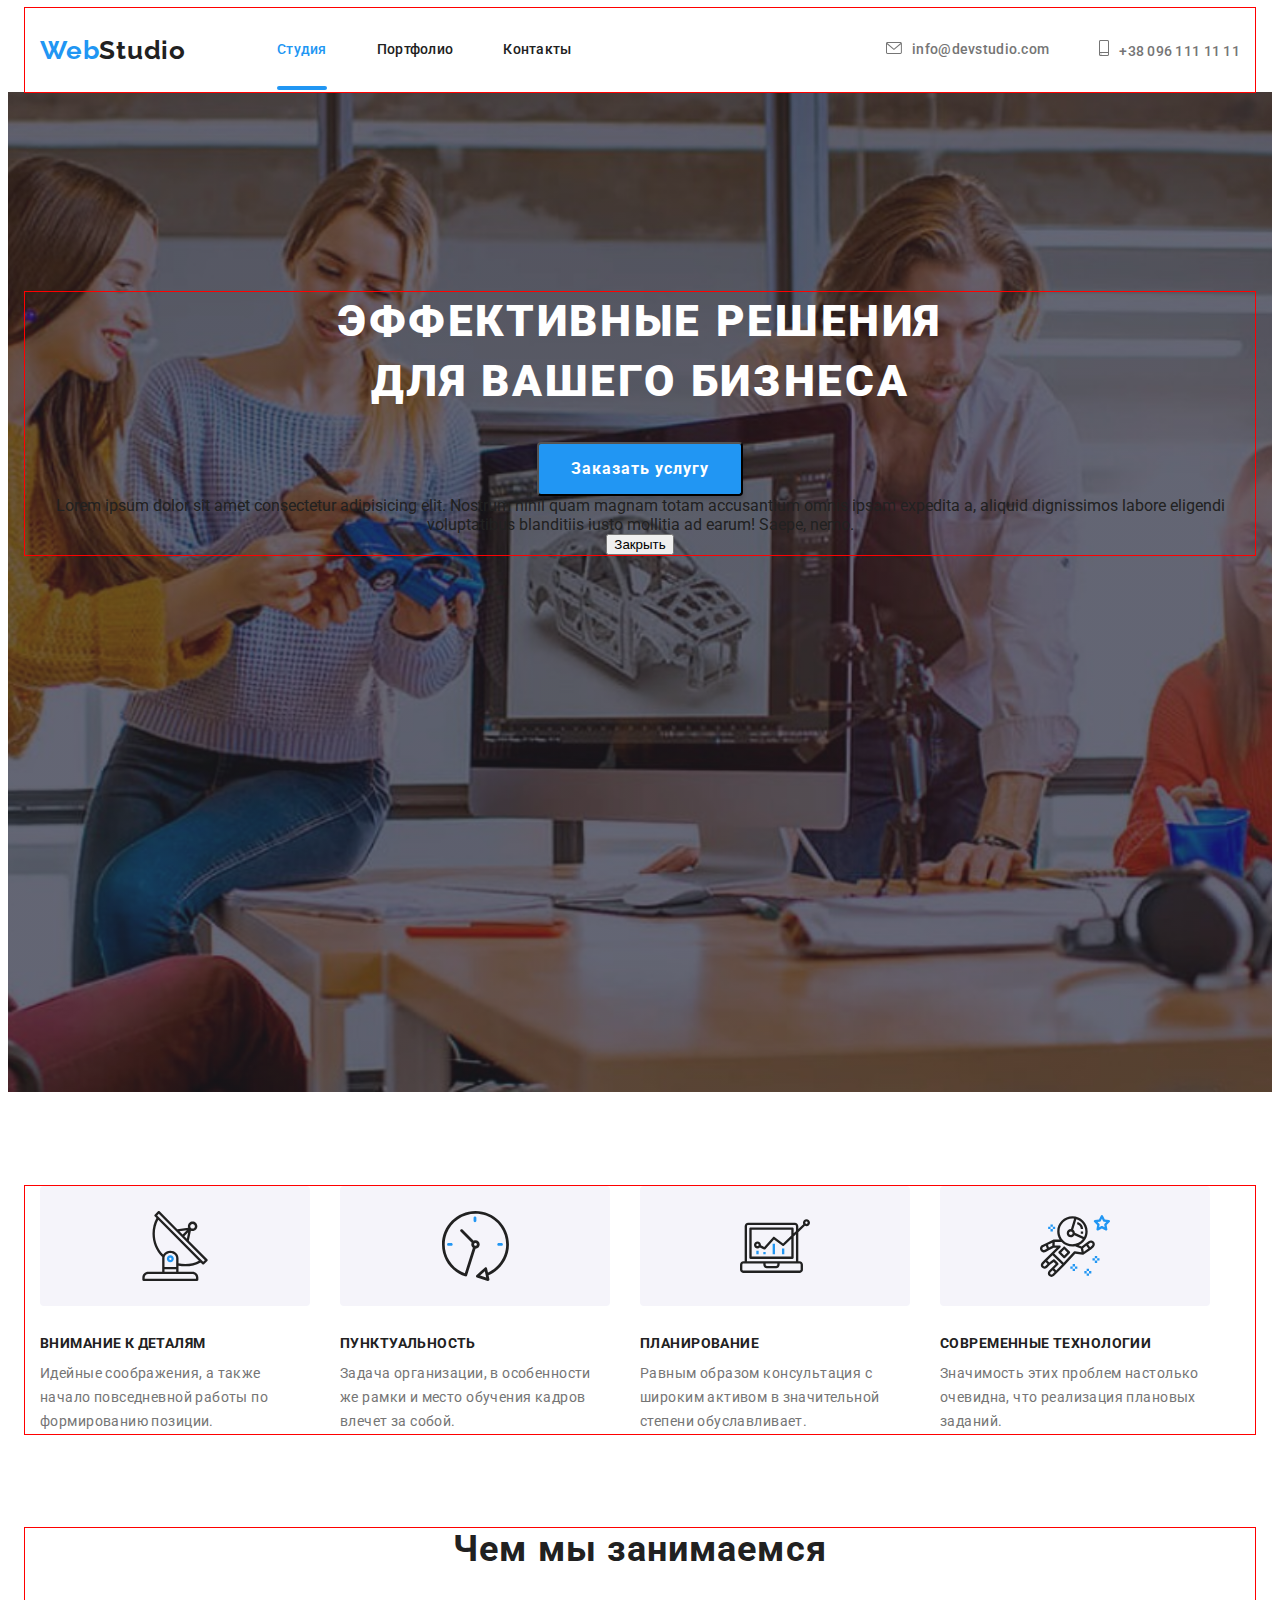
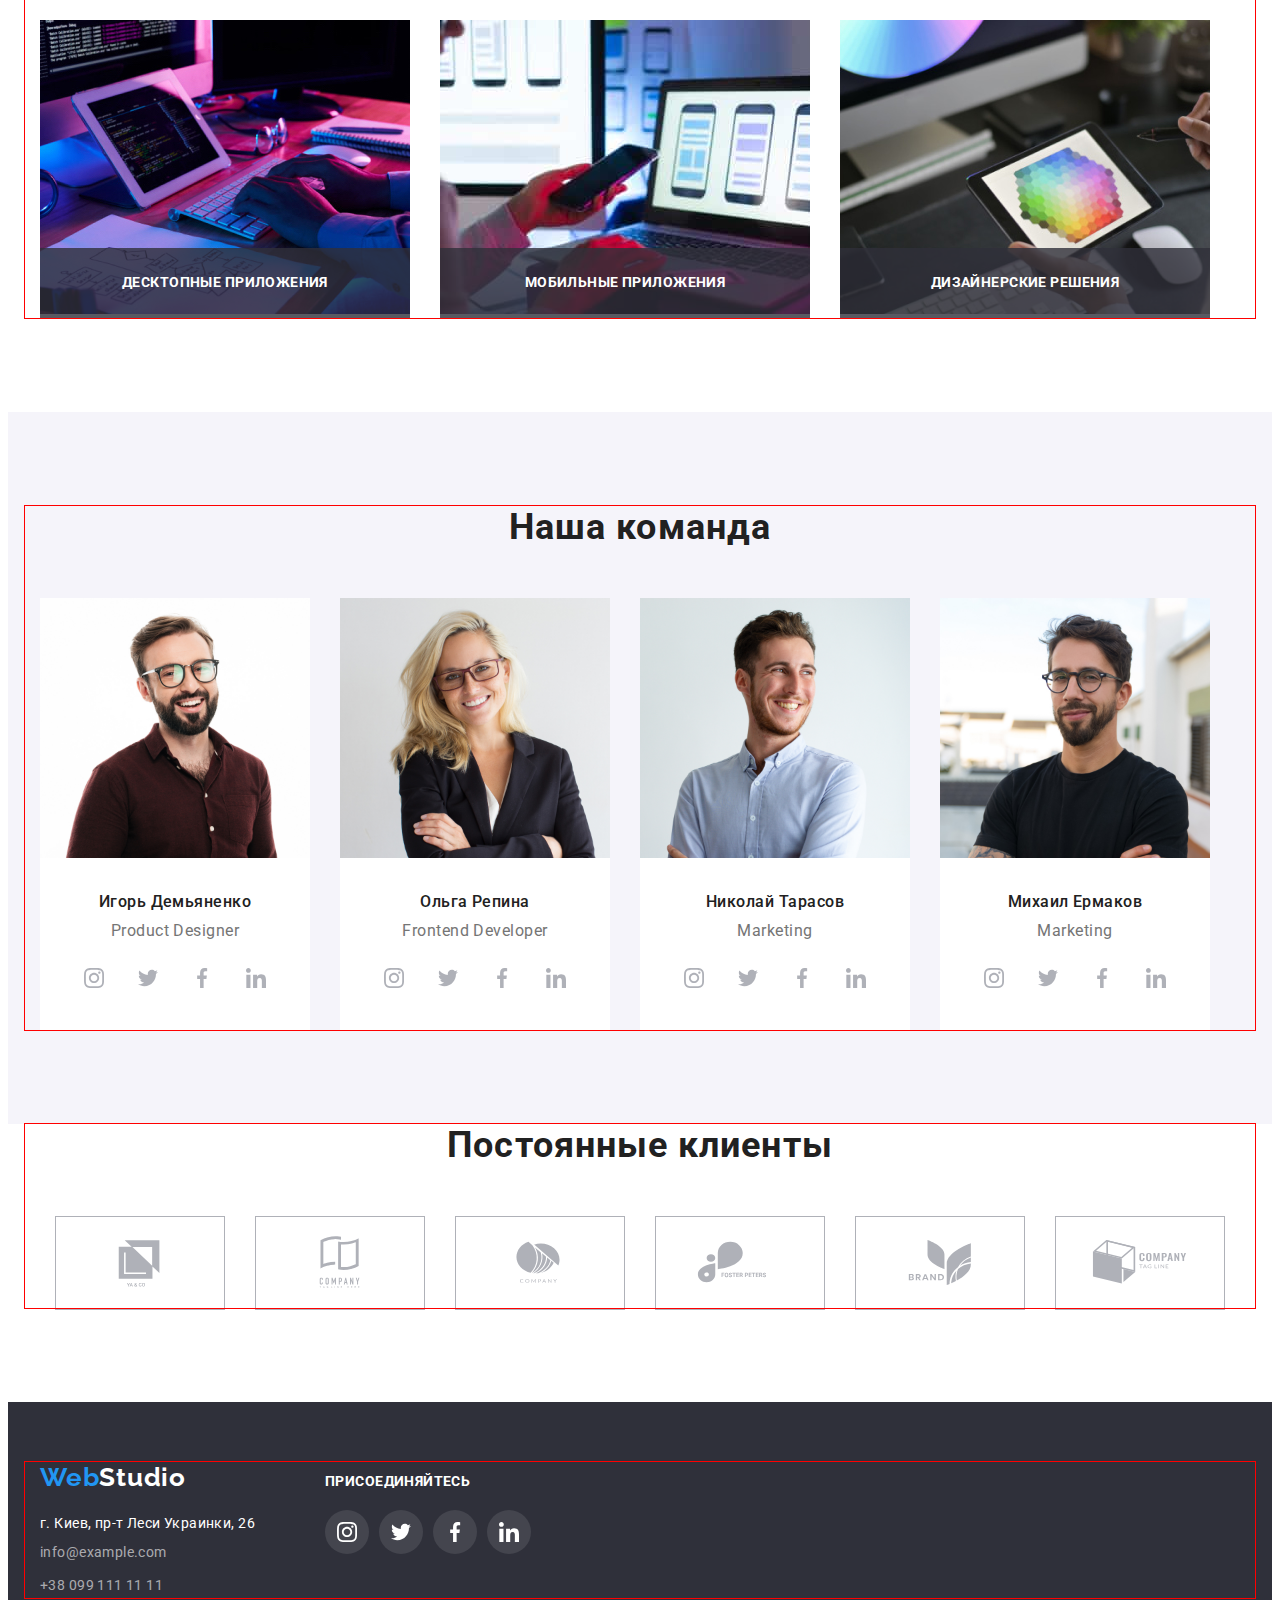
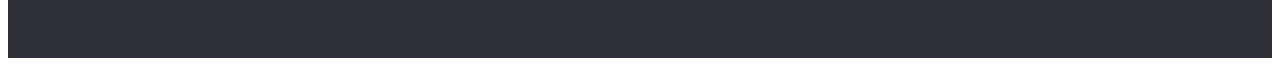
<file: index.html>
<!DOCTYPE html>
<html lang="ru">
  <head>
    <meta charset="UTF-8" />
    <meta http-equiv="X-UA-Compatible" content="IE=edge" />
    <meta name="viewport" content="width=device-width, initial-scale=1.0" />
    <link rel="preconnect" href="https://fonts.googleapis.com" />
    <link rel="preconnect" href="https://fonts.gstatic.com" crossorigin />
    <link rel="preconnect" href="https://fonts.googleapis.com" />
    <link rel="preconnect" href="https://fonts.gstatic.com" crossorigin />
    <link
      href="https://fonts.googleapis.com/css2?family=Raleway:wght@700&family=Roboto:wght@400;500;700;900&display=swap"
      rel="stylesheet"
    />
    <title>DOCTYPE</title>
    <link
      rel="stylesheet"
      href="https://cdnjs.cloudflare.com/ajax/libs/modern-normalize/1.1.0/modern-normalize.min.css"
      integrity="sha512-wpPYUAdjBVSE4KJnH1VR1HeZfpl1ub8YT/NKx4PuQ5NmX2tKuGu6U/JRp5y+Y8XG2tV+wKQpNHVUX03MfMFn9Q=="
      crossorigin="anonymous"
      referrerpolicy="no-referrer"
    />
    <link rel="stylesheet" href="./css/styles.css" />
  </head>

  <body>
    <!-- Шапка сайта -->
    <header class="header">
      <div class="container">
        <a href="./index.html" class="header-logo link"
          ><span class="header-style">Web</span>Studio</a
        >
        <nav class="header-nav">
          <ul class="header-list list">
            <li class="header-item">
              <a href="./index.html" class="header-link link current">Студия</a>
            </li>
            <li class="header-item">
              <a href="./portfolio.html" class="header-link link">Портфолио</a>
            </li>
            <li class="header-item">
              <a href="" class="header-link link">Контакты</a>
            </li>
          </ul>
        </nav>
        <ul class="header-contacts list">
          <li class="header-item">
            <a href="mailto:info@devstudio.com" class="header-mail link"
              ><svg class="contacts-icon" width="16" height="12">
                <use href="./images/symbol-defs.svg#icon-envelope"></use></svg
              >info@devstudio.com</a
            >
          </li>
          <li class="header-item">
            <a href="tel:+380961111111" class="header-tel link"
              ><svg class="contacts-icon" width="10" height="16">
                <use href="./images/symbol-defs.svg#icon-smartphone"></use></svg
              >+38 096 111 11 11</a
            >
          </li>
        </ul>
      </div>
    </header>

    <main>
      <!-- Герой -->
      <section class="hero">
        <div class="container">
          <h1 class="hero-title">Эффективные решения для вашего бизнеса</h1>
          <button data-modal-open class="hero-btn">Заказать услугу</button>
          <div class="backdrop is-hidden" data-modal>
            <div class="modal">
              <p>
                Lorem ipsum dolor sit amet consectetur adipisicing elit. Nostrum
                nihil quam magnam totam accusantium omnis ipsam expedita a,
                aliquid dignissimos labore eligendi voluptatibus blanditiis
                iusto mollitia ad earum! Saepe, nemo.
              </p>
              <button data-modal-close>Закрыть</button>
            </div>
          </div>
        </div>
      </section>
      <!-- Наши преимущества -->
      <section class="advantage">
        <div class="container">
          <h2 class="advantage-name visually-hidden">Наши преимущества</h2>
          <ul class="advantage-list list">
            <li class="advantage-item">
              <div class="advantage-icon">
                <svg class="icon-antenna" width="70" height="70">
                  <use href="./images/symbol-defs.svg#icon-antenna"></use>
                </svg>
              </div>
              <h3 class="advantage-title">Внимание к деталям</h3>
              <p class="advantage-text">
                Идейные соображения, а также начало повседневной работы по
                формированию позиции.
              </p>
            </li>
            <li class="advantage-item">
              <div class="advantage-icon">
                <svg class="icon-clock" width="70" height="70">
                  <use href="./images/symbol-defs.svg#icon-clock"></use>
                </svg>
              </div>
              <h3 class="advantage-title">Пунктуальность</h3>
              <p class="advantage-text">
                Задача организации, в особенности же рамки и место обучения
                кадров влечет за собой.
              </p>
            </li>
            <li class="advantage-item">
              <div class="advantage-icon">
                <svg class="icon-diagram" width="70" height="70">
                  <use href="./images/symbol-defs.svg#icon-diagram"></use>
                </svg>
              </div>
              <h3 class="advantage-title">Планирование</h3>
              <p class="advantage-text">
                Равным образом консультация с широким активом в значительной
                степени обуславливает.
              </p>
            </li>
            <li class="advantage-item">
              <div class="advantage-icon">
                <svg class="icon-astronaut" width="70" height="70">
                  <use href="./images/symbol-defs.svg#icon-astronaut"></use>
                </svg>
              </div>
              <h3 class="advantage-title">Современные технологии</h3>
              <p class="advantage-text">
                Значимость этих проблем настолько очевидна, что реализация
                плановых заданий.
              </p>
            </li>
          </ul>
        </div>
      </section>
      <section class="works">
        <div class="container">
          <h2 class="works-title">Чем мы занимаемся</h2>
          <ul class="works-list list">
            <li class="works-item">
              <img
                lang="en"
                src="./images/algorithm.jpg"
                alt="Box-1"
                width="370"
                height="294"
              />
              <div class="works-product">
                <h3 class="works-product-name">Десктопные приложения</h3>
              </div>
            </li>
            <li class="works-item">
              <img
                lang="en"
                src="./images/mobile.jpg"
                alt="Box-2"
                width="370"
                height="294"
              />
              <div class="works-product">
                <h3 class="works-product-name">Мобильные приложения</h3>
              </div>
            </li>
            <li class="works-item">
              <img
                lang="en"
                src="./images/desktop.jpg"
                alt="Box-3"
                width="370"
                height="294"
              />
              <div class="works-product">
                <h3 class="works-product-name">Дизайнерские решения</h3>
              </div>
            </li>
          </ul>
        </div>
      </section>
      <section class="team">
        <div class="container">
          <h2 class="team-title">Наша команда</h2>
          <ul class="team-list list">
            <li class="team-item">
              <img
                src="./images/igor.jpg"
                alt="Фото Игоря Демьяненко"
                width="270"
                height="260"
              />
              <div class="team-card">
                <h3 class="team-name">Игорь Демьяненко</h3>
                <p class="team-text" lang="en">Product Designer</p>
                <ul class="team-soc-list list">
                  <li class="team-soc-item">
                    <a href="" class="team-soc-link link"
                      ><svg class="team-soc-icon" width="20" height="20">
                        <use
                          href="./images/symbol-defs.svg#icon-instagram"
                        ></use></svg
                    ></a>
                  </li>

                  <li class="team-soc-item">
                    <a href="" class="team-soc-link link"
                      ><svg class="team-soc-icon" width="20" height="20">
                        <use
                          href="./images/symbol-defs.svg#icon-twitter"
                        ></use></svg
                    ></a>
                  </li>

                  <li class="team-soc-item">
                    <a href="" class="team-soc-link link"
                      ><svg class="team-soc-icon" width="20" height="20">
                        <use
                          href="./images/symbol-defs.svg#icon-facebook"
                        ></use></svg
                    ></a>
                  </li>

                  <li class="team-soc-item">
                    <a href="" class="team-soc-link link">
                      <svg class="team-soc-icon" width="20" height="20">
                        <use
                          href="./images/symbol-defs.svg#icon-linkedin"
                        ></use></svg
                    ></a>
                  </li>
                </ul>
              </div>
            </li>
            <li class="team-item">
              <img
                src="./images/olga.jpg"
                alt="Фото Ольги Репиной"
                width="270"
                height="260"
              />
              <div class="team-card">
                <h3 class="team-name">Ольга Репина</h3>
                <p class="team-text" lang="en">Frontend Developer</p>
                <ul class="team-soc-list list">
                  <li class="team-soc-item">
                    <a href="" class="team-soc-link link"
                      ><svg class="team-soc-icon" width="20" height="20">
                        <use
                          href="./images/symbol-defs.svg#icon-instagram"
                        ></use></svg
                    ></a>
                  </li>

                  <li class="team-soc-item">
                    <a href="" class="team-soc-link link"
                      ><svg class="team-soc-icon" width="20" height="20">
                        <use
                          href="./images/symbol-defs.svg#icon-twitter"
                        ></use></svg
                    ></a>
                  </li>

                  <li class="team-soc-item">
                    <a href="" class="team-soc-link link">
                      <svg class="team-soc-icon" width="20" height="20">
                        <use
                          href="./images/symbol-defs.svg#icon-facebook"
                        ></use></svg
                    ></a>
                  </li>

                  <li class="team-soc-item">
                    <a href="" class="team-soc-link link">
                      <svg class="team-soc-icon" width="20" height="20">
                        <use
                          href="./images/symbol-defs.svg#icon-linkedin"
                        ></use></svg
                    ></a>
                  </li>
                </ul>
              </div>
            </li>
            <li class="team-item">
              <img
                src="./images/nikolay.jpg"
                alt="Фото Николая Тарасова"
                width="270"
                height="260"
              />
              <div class="team-card">
                <h3 class="team-name">Николай Тарасов</h3>
                <p class="team-text" lang="en">Marketing</p>
                <ul class="team-soc-list list">
                  <li class="team-soc-item">
                    <a href="" class="team-soc-link link"
                      ><svg class="team-soc-icon" width="20" height="20">
                        <use
                          href="./images/symbol-defs.svg#icon-instagram"
                        ></use></svg
                    ></a>
                  </li>

                  <li class="team-soc-item">
                    <a href="" class="team-soc-link link"
                      ><svg class="team-soc-icon" width="20" height="20">
                        <use
                          href="./images/symbol-defs.svg#icon-twitter"
                        ></use></svg
                    ></a>
                  </li>

                  <li class="team-soc-item">
                    <a href="" class="team-soc-link link"
                      ><svg class="team-soc-icon" width="20" height="20">
                        <use
                          href="./images/symbol-defs.svg#icon-facebook"
                        ></use></svg
                    ></a>
                  </li>

                  <li class="team-soc-item">
                    <a href="" class="team-soc-link link">
                      <svg class="team-soc-icon" width="20" height="20">
                        <use
                          href="./images/symbol-defs.svg#icon-linkedin"
                        ></use></svg
                    ></a>
                  </li>
                </ul>
              </div>
            </li>
            <li class="team-item">
              <img
                src="./images/mihkail.jpg"
                alt="Фото Михаила Ермакова"
                width="270"
                height="260"
              />
              <div class="team-card">
                <h3 class="team-name">Михаил Ермаков</h3>
                <p class="team-text" lang="en">Marketing</p>
                <ul class="team-soc-list list">
                  <li class="team-soc-item">
                    <a href="" class="team-soc-link link"
                      ><svg class="team-soc-icon" width="20" height="20">
                        <use
                          href="./images/symbol-defs.svg#icon-instagram"
                        ></use></svg
                    ></a>
                  </li>

                  <li class="team-soc-item">
                    <a href="" class="team-soc-link link"
                      ><svg class="team-soc-icon" width="20" height="20">
                        <use
                          href="./images/symbol-defs.svg#icon-twitter"
                        ></use></svg
                    ></a>
                  </li>

                  <li class="team-soc-item">
                    <a href="" class="team-soc-link link"
                      ><svg class="team-soc-icon" width="20" height="20">
                        <use
                          href="./images/symbol-defs.svg#icon-facebook"
                        ></use></svg
                    ></a>
                  </li>

                  <li class="team-soc-item">
                    <a href="" class="team-soc-link link">
                      <svg class="team-soc-icon" width="20" height="20">
                        <use
                          href="./images/symbol-defs.svg#icon-linkedin"
                        ></use></svg
                    ></a>
                  </li>
                </ul>
              </div>
            </li>
          </ul>
        </div>
      </section>
      <section class="customers">
        <div class="container">
          <h2 class="customers-titel">Постоянные клиенты</h2>
          <ul class="customers-list list">
            <li class="customers-item">
              <a href="" class="customers-link"
                ><svg class="icon-logo" width="106" height="60">
                  <use href="./images/symbol-defs.svg#icon-Logo-1"></use></svg
              ></a>
            </li>
            <li class="customers-item">
              <a href="" class="customers-link"
                ><svg class="icon-logo" width="106" height="60">
                  <use href="./images/symbol-defs.svg#icon-Logo-2"></use></svg
              ></a>
            </li>
            <li class="customers-item">
              <a href="" class="customers-link"
                ><svg class="icon-logo" width="106" height="60">
                  <use href="./images/symbol-defs.svg#icon-Logo-3"></use></svg
              ></a>
            </li>
            <li class="customers-item">
              <a href="" class="customers-link"
                ><svg class="icon-logo" width="106" height="60">
                  <use href="./images/symbol-defs.svg#icon-Logo-4"></use></svg
              ></a>
            </li>
            <li class="customers-item">
              <a href="" class="customers-link"
                ><svg class="icon-logo" width="106" height="60">
                  <use href="./images/symbol-defs.svg#icon-Logo-5"></use></svg
              ></a>
            </li>
            <li class="customers-item">
              <a href="" class="customers-link"
                ><svg class="icon-logo" width="106" height="60">
                  <use href="./images/symbol-defs.svg#icon-Logo-6"></use></svg
              ></a>
            </li>
          </ul>
        </div>
      </section>
    </main>
    <footer class="footer">
      <div class="container">
        <div class="footer-contact">
          <a href="./index.html" class="footer-logo link"
            ><span class="footer-style">Web</span>Studio</a
          >
          <address class="footer-address">
            <ul class="footer-list list">
              <li class="footer-item">
                <a
                  href="https://goo.gl/maps/gY4igKeAdsHqv6zv8"
                  target="_blank"
                  class="footer-link link"
                  rel="noopener nofollow noreferrer"
                  >г. Киев, пр-т Леси Украинки, 26
                </a>
              </li>
              <li class="footer-item">
                <a href="mailto:info@example.com" class="link-foot link"
                  >info@example.com</a
                >
              </li>
              <li class="footer-item">
                <a href="tel:+380991111111" class="link-foot link"
                  >+38 099 111 11 11</a
                >
              </li>
            </ul>
          </address>
        </div>
        <div class="footer-soc">
          <h2 class="footer-soc-title title">присоединяйтесь</h2>
          <ul class="footer-soc-list list">
            <li class="footer-soc-item">
              <a href="" class="footer-soc-link link"
                ><svg class="footer-soc-icon" width="20" height="20">
                  <use
                    href="./images/symbol-defs.svg#icon-instagram"
                  ></use></svg
              ></a>
            </li>
            <li class="footer-soc-item">
              <a href="" class="footer-soc-link link"
                ><svg class="footer-soc-icon" width="20" height="20">
                  <use href="./images/symbol-defs.svg#icon-twitter"></use></svg
              ></a>
            </li>
            <li class="footer-soc-item">
              <a href="" class="footer-soc-link link"
                ><svg class="footer-soc-icon" width="20" height="20">
                  <use href="./images/symbol-defs.svg#icon-facebook"></use></svg
              ></a>
            </li>
            <li class="footer-soc-item">
              <a href="" class="footer-soc-link link">
                <svg class="footer-soc-icon" width="20" height="20">
                  <use href="./images/symbol-defs.svg#icon-linkedin"></use></svg
              ></a>
            </li>
          </ul>
        </div>
      </div>
    </footer>
    <script src="./js/modal.js"></script>
  </body>
</html>
</file>
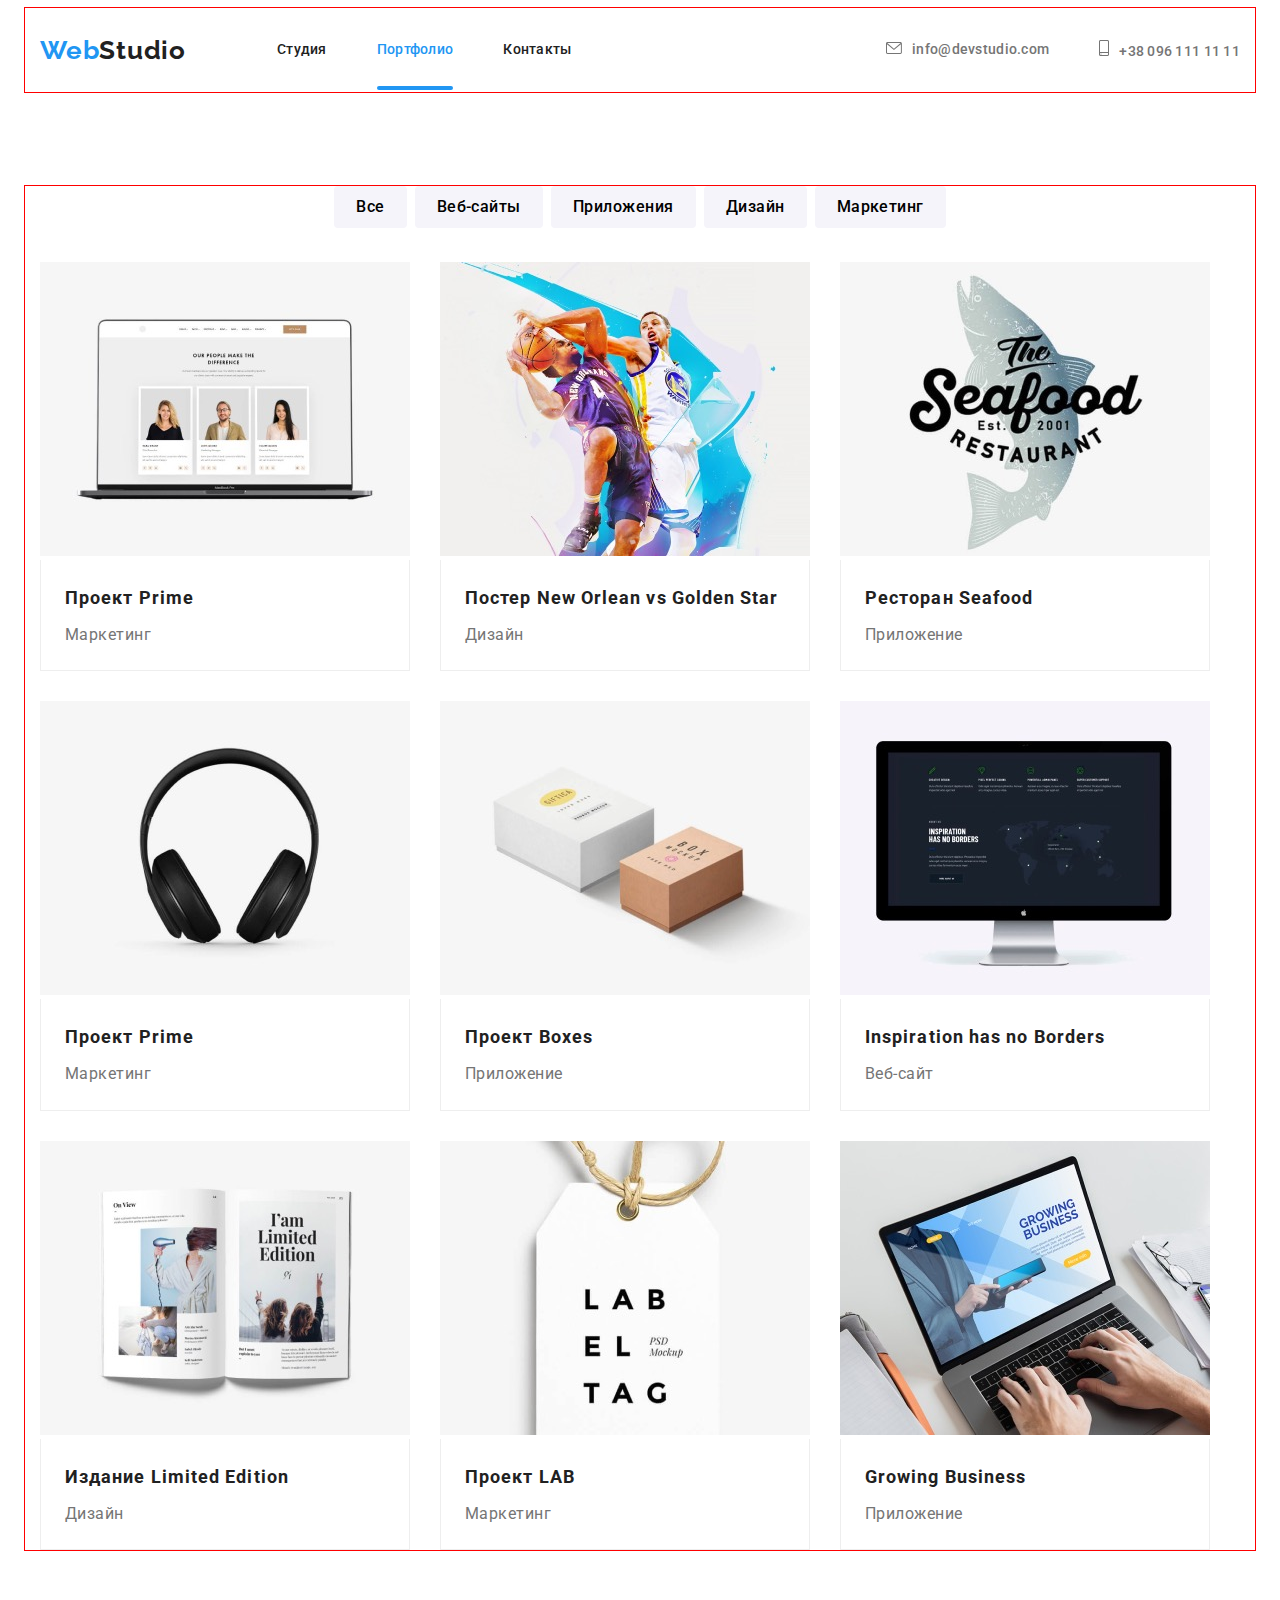
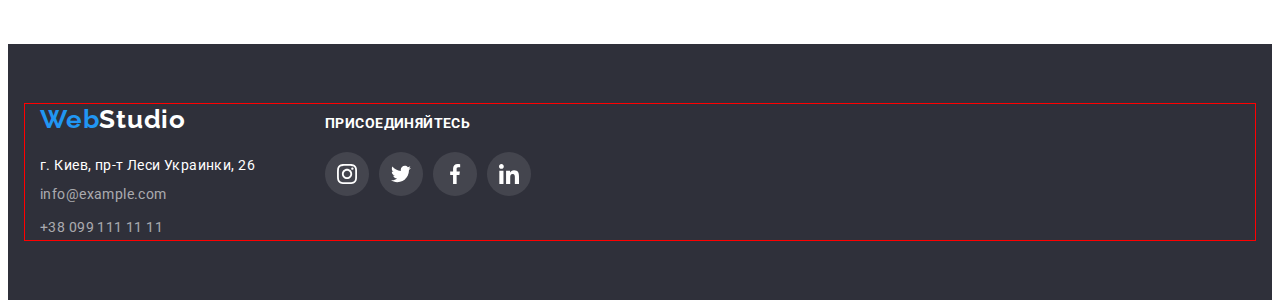
<file: portfolio.html>
<!DOCTYPE html>
<html lang="ru">
  <head>
    <meta charset="UTF-8" />
    <meta http-equiv="X-UA-Compatible" content="IE=edge" />
    <meta name="viewport" content="width=device-width, initial-scale=1.0" />
    <link rel="preconnect" href="https://fonts.googleapis.com" />
    <link rel="preconnect" href="https://fonts.gstatic.com" crossorigin />
    <link rel="preconnect" href="https://fonts.googleapis.com" />
    <link rel="preconnect" href="https://fonts.gstatic.com" crossorigin />
    <link
      href="https://fonts.googleapis.com/css2?family=Raleway:wght@700&family=Roboto:wght@400;500;700;900&display=swap"
      rel="stylesheet"
    />
    <title>DOCTYPE</title>
    <link
      rel="stylesheet"
      href="https://cdnjs.cloudflare.com/ajax/libs/modern-normalize/1.1.0/modern-normalize.min.css"
      integrity="sha512-wpPYUAdjBVSE4KJnH1VR1HeZfpl1ub8YT/NKx4PuQ5NmX2tKuGu6U/JRp5y+Y8XG2tV+wKQpNHVUX03MfMFn9Q=="
      crossorigin="anonymous"
      referrerpolicy="no-referrer"
    />

    <link rel="stylesheet" href="./css/styles.css" />
  </head>

  <body>
    <header class="header">
      <div class="container">
        <a href="./index.html" class="header-logo link"
          ><span class="header-style">Web</span>Studio</a
        >
        <nav class="header-nav">
          <ul class="header-list list">
            <li class="header-item">
              <a href="./index.html" class="header-link link">Студия</a>
            </li>
            <li class="header-item">
              <a href="./portfolio.html" class="header-link link current"
                >Портфолио</a
              >
            </li>
            <li class="header-item">
              <a href="" class="header-link link">Контакты</a>
            </li>
          </ul>
        </nav>
        <div class="header-connect">
          <ul class="header-contacts list">
            <li class="header-item">
              <a href="mailto:info@devstudio.com" class="header-mail link"
                ><svg class="contacts-icon" width="16" height="12">
                  <use href="./images/symbol-defs.svg#icon-envelope"></use></svg
                >info@devstudio.com</a
              >
            </li>
            <li class="header-item">
              <a href="tel:+380961111111" class="header-tel link">
                <svg class="contacts-icon" width="10" height="16">
                  <use
                    href="./images/symbol-defs.svg#icon-smartphone"
                  ></use></svg
                >+38 096 111 11 11
              </a>
            </li>
          </ul>
        </div>
      </div>
    </header>

    <main>
      <!-- Портфолио -->
      <section class="portfolio">
        <div class="container">
          <h1 class="portfolio-title visually-hidden">Портфолио</h1>
          <ul class="portfolio-list list">
            <li class="portfolio-list-btn">
              <button class="portfolio-btn" type="button">Все</button>
            </li>
            <li class="portfolio-list-btn">
              <button class="portfolio-btn" type="button">Веб-сайты</button>
            </li>
            <li class="portfolio-list-btn">
              <button class="portfolio-btn" type="button">Приложения</button>
            </li>
            <li class="portfolio-list-btn">
              <button class="portfolio-btn" type="button">Дизайн</button>
            </li>
            <li class="portfolio-list-btn">
              <button class="portfolio-btn" type="button">Маркетинг</button>
            </li>
          </ul>
          <ul class="card-list list">
            <li class="card-item link">
              <a href="" class="portfolio-card-link">
                <img
                  src="./images/tehnokryk.jpg"
                  alt="tehnokryk"
                  class="card-link"
                  width="370"
                  height="294"
                />
                <div class="card-name">
                  <h2 class="card-title">Проект Prime</h2>
                  <p class="card-text">Маркетинг</p>
                </div></a
              >
            </li>
            <li class="card-item">
              <a href="" class="portfolio-card-link">
                <img
                  src="./images/neworlean.jpg"
                  alt="neworlean"
                  class="card-link"
                  width="370"
                  height="294"
                />
                <div class="card-name">
                  <h2 class="card-title">Постер New Orlean vs Golden Star</h2>
                  <p class="card-text">Дизайн</p>
                </div>
              </a>
            </li>
            <li class="card-item">
              <a href="" class="portfolio-card-link">
                <img
                  src="./images/seafood.jpg"
                  alt="seafood"
                  class="card-link"
                  width="370"
                  height="294"
                />
                <div class="card-name">
                  <h2 class="card-title">Ресторан Seafood</h2>
                  <p class="card-text">Приложение</p>
                </div>
              </a>
            </li>
            <li class="card-item">
              <a href="" class="portfolio-card-link">
                <img
                  src="./images/prime.jpg"
                  alt="prime"
                  class="card-link"
                  width="370"
                  height="294"
                />
                <div class="card-name">
                  <h2 class="card-title">Проект Prime</h2>
                  <p class="card-text">Маркетинг</p>
                </div>
              </a>
            </li>
            <li class="card-item">
              <a href="" class="portfolio-card-link">
                <img
                  src="./images/boxes.jpg"
                  alt="boxes"
                  class="card-link"
                  width="370"
                  height="294"
                />
                <div class="card-name">
                  <h2 class="card-title">Проект Boxes</h2>
                  <p class="card-text">Приложение</p>
                </div>
              </a>
            </li>
            <li class="card-item">
              <a href="" class="portfolio-card-link">
                <img
                  src="./images/borders.jpg"
                  alt="borders"
                  class="card-link"
                  width="370"
                  height="294"
                />
                <div class="card-name">
                  <h2 class="card-title">Inspiration has no Borders</h2>
                  <p class="card-text">Веб-сайт</p>
                </div>
              </a>
            </li>
            <li class="card-item">
              <a href="" class="portfolio-card-link">
                <img
                  src="./images/limitededition.jpg"
                  alt="limitededition"
                  class="card-link"
                  width="370"
                  height="294"
                />
                <div class="card-name">
                  <h2 class="card-title">Издание Limited Edition</h2>
                  <p class="card-text">Дизайн</p>
                </div>
              </a>
            </li>
            <li class="card-item">
              <a href="" class="portfolio-card-link">
                <img
                  src="./images/lab.jpg"
                  alt="lab"
                  class="card-link"
                  width="370"
                  height="294"
                />
                <div class="card-name">
                  <h2 class="card-title">Проект LAB</h2>
                  <p class="card-text">Маркетинг</p>
                </div>
              </a>
            </li>
            <li class="card-item">
              <a href="" class="portfolio-card-link">
                <img
                  src="./images/growingbusiness.jpg"
                  alt="growingbusiness"
                  class="card-link"
                  width="370"
                  height="294"
                />
                <div class="card-name">
                  <h2 class="card-title">Growing Business</h2>
                  <p class="card-text">Приложение</p>
                </div>
              </a>
            </li>
          </ul>
        </div>
      </section>
    </main>
    <footer class="footer">
      <div class="container">
        <div class="footer-contact">
          <a href="./index.html" class="footer-logo link"
            ><span class="footer-style">Web</span>Studio</a
          >
          <address class="footer-address">
            <ul class="footer-list list">
              <li class="footer-item">
                <a
                  href="https://goo.gl/maps/gY4igKeAdsHqv6zv8"
                  target="_blank"
                  class="footer-link link"
                  rel="noopener nofollow noreferrer"
                  >г. Киев, пр-т Леси Украинки, 26
                </a>
              </li>
              <li class="footer-item">
                <a href="mailto:info@example.com" class="link-foot link"
                  >info@example.com</a
                >
              </li>
              <li class="footer-item">
                <a href="tel:+380991111111" class="link-foot link"
                  >+38 099 111 11 11</a
                >
              </li>
            </ul>
          </address>
        </div>
        <div class="footer-soc">
          <h2 class="footer-soc-title title">присоединяйтесь</h2>
          <ul class="footer-soc-list list">
            <li class="footer-soc-item">
              <a href="" class="footer-soc-link link"
                ><svg class="footer-soc-icon" width="20" height="20">
                  <use
                    href="./images/symbol-defs.svg#icon-instagram"
                  ></use></svg
              ></a>
            </li>
            <li class="footer-soc-item">
              <a href="" class="footer-soc-link link"
                ><svg class="footer-soc-icon" width="20" height="20">
                  <use href="./images/symbol-defs.svg#icon-twitter"></use></svg
              ></a>
            </li>
            <li class="footer-soc-item">
              <a href="" class="footer-soc-link link"
                ><svg class="footer-soc-icon" width="20" height="20">
                  <use href="./images/symbol-defs.svg#icon-facebook"></use></svg
              ></a>
            </li>
            <li class="footer-soc-item">
              <a href="" class="footer-soc-link link">
                <svg class="footer-soc-icon" width="20" height="20">
                  <use href="./images/symbol-defs.svg#icon-linkedin"></use></svg
              ></a>
            </li>
          </ul>
        </div>
      </div>
    </footer>
  </body>
</html>
</file>
<file: css/styles.css>
:root {
    --primary-text-color: #212121;
    --primary-bacground-color: #FFFFFF;
    --accent-color: #2196F3;
    --secondary-text-color: #757575;
}

html {
    box-sizing: border-box;
}


p,
h1,
h2,
h3,
h4,
h5,
h6 {
    margin: 0;
}

ul,
ol {
    margin: 0;
    padding-left: 0;
}

button {
    cursor: pointer;
}

body {
    color: var(--primary-text-color);
    background-color: var( --primary-bacground-color);
    font-family: "Roboto", sans-serif;
}

.visually-hidden { 
    position: absolute; 
    width: 1px; 
    height: 1px; 
    margin: -1px; 
    border: 0; 
    padding: 0; 
    white-space: nowrap; 
    clip-path: inset(100%); 
    clip: rect(0 0 0 0); 
    overflow: hidden; 
  } 

.container {
    width: 1200px;
    margin: 0 auto;
    padding-left: 15px;
    padding-right: 15px;
    outline: 1px solid red;
}

.list {
    list-style: none;
}

.link {
    text-decoration: none;
}

/* -----------------------Header--------------------- */
.header {
    background:  var(--primary-bacground-color);
}

.header .container {
    display: flex;
    align-items: center;
    
}

.header-list {
    display: flex;
    align-items: center;
}
    
.header-connect {
    margin-left: auto;
}

.header-contacts {
    display: flex;
    align-items: center;
    margin-left: auto;
}

.header-item  .link {
    display: block;
    padding-top: 32px;
    padding-bottom: 32px;
    
}

.header-item:not(:last-child) {
    margin-right: 50px;
  }

.contacts-icon {
    margin-right: 10px;
    fill: currentColor;
}


.header-logo {
    color: var(--primary-text-color);
    font-family: "Raleway", sans-serif;
    font-weight: 700;
    font-size: 26px;
    line-height: 1.19;
    letter-spacing: 0.03em;
    margin-right: 91px;
}

.header-style {
    color: var(--accent-color);
    font-family: "Raleway", sans-serif;
    font-weight: 700;
    font-size: 26px;
    line-height: 1.19;
    letter-spacing: 0.03em;
}

.header-link {
    
    font-weight: 500;
    font-size: 14px;
    line-height: 1.14;
    letter-spacing: 0.02em;
    color: var(--primary-text-color);
}

.header-mail, .header-tel {
    color:  var(--secondary-text-color);
    font-weight: 500;
    font-size: 14px;
    line-height: 1.14;
    letter-spacing: 0.02em;
}

.header-mail,
.header-tel {
    display: flex;
    align-items: center;
}

.header-link:hover,
.header-link:focus, 
.header-mail:hover,
.header-mail:focus,
.header-tel:focus,
.header-tel:hover {
    color: var(--accent-color);
}

.header-list .header-link.current {
    
    color: var(--accent-color);
}

.header-item {
    position: relative;
}

.current::after {
    position: absolute;
    content: "";
    bottom: 0;
    left: 0;
    width: 100%;
    height: 4px;
    border-radius: 2px;
    background-color: var(--accent-color);
}

/*------------------ Hero-------------- */
.hero {
    background: #C4C4C4;
    background-image: linear-gradient(
        rgba(47, 48, 58, 0.4), 
        rgba(47, 48, 58, 0.4)
    ), 
    url(../images/hero-bg.jpg);
    background-repeat: no-repeat;
    background-position: center;
    background-size: cover;

    margin-right: auto;
    margin-left: auto;
    max-width: 1600px;
    min-height: 600px;
    padding-top: 200px;
    padding-bottom: 200px;
    text-align: center;

   
}


.hero-title {
    display: block;
    margin: auto;
    margin-bottom: 30px;

    font-weight: 900;
    font-size: 44px;
    line-height: 1.36;
    text-align: center;
    letter-spacing: 0.06em;
    text-transform: uppercase;
    align-items: center;
    color: var( --primary-bacground-color);
    max-width: 696px;

     
}

.hero-btn {
    display: block;
    margin: 0 auto;
    padding: 10px 32px;
    
    font-family: inherit;
    font-weight: 700;
    font-size: 16px;
    line-height: 1.89;
    letter-spacing: 0.06em;

    color: var( --primary-bacground-color);
    background: var(--accent-color);
    box-shadow: 0px 4px 4px rgba(0, 0, 0, 0.15);
    border-radius: 4px;
   
}

/* ----------------Advantage --------------*/

.advantage {
    padding-top: 94px;
}

.advantage-list {
    display: flex;
    flex-wrap: wrap;

}

.advantage-icon{
    display: flex;
    align-items: center;
    justify-content: center;
    height: 120px;
    margin-bottom: 30px;
    background: #F5F4FA;
    border-radius: 4px;

}


.advantage-item {
    width: 270px;
    margin-right: 30px;
}

.advantage-item:nth-child(4n) {
    margin-right: 0;
}

.advantage-title {
    display: block;
    max-width: 270px;
  
    font-weight: 700;
    font-size: 14px;
    line-height: 1.14;
    letter-spacing: 0.03em;
    text-transform: uppercase;
    color: var(--primary-text-color);
}
.advantage-text {
    display: block;
    margin-top: 10px;
    max-width: 270px;

    font-size: 14px;
    line-height: 1.71;
    letter-spacing: 0.03em;
    color:var(--secondary-text-color);
}

/* ------------------What are we doing--------------------- */
 

.works {
    padding-top: 94px;
    padding-bottom: 94px; 
}

.works-list {
    display: flex;
}

.works-item {
    margin-right: 30px;
}

.works-item:last-child {
    margin-right: 0;
}

.works-title {
    display: block;
    padding-top: 0;
    margin-bottom: 50px;

    font-weight: 700;
    font-size: 36px;
    line-height: 1.17;
    text-align: center;
    letter-spacing: 0.03em;
}

.works-item {
    position: relative;
}

.works-product {
    display: block;
    position: absolute;
    width: 370px;
    height: 70px;
    left: 0;
    bottom: 0;
    background: rgba(47, 48, 58, 0.8);
   
}

.works-product-name {
    padding-top: 27px;
    padding-bottom: 27px;

    color: #FFFFFF;
    font-weight: 700;
    font-size: 14px;
    line-height: 1.14;
    text-align: center;
    letter-spacing: 0.03em;
    text-transform: uppercase;
}



/* ------------------Our team-------------------------- */


.team {
    padding-top: 94px;
    padding-bottom: 94px; 
}

.team-list {
    display: flex;
    flex-wrap: wrap;

    text-align: center;
}

.team-list .team-item {
    width: 270px;
    margin-right: 30px;
}

.team-list .team-item:nth-child(4n) {
    margin-right: 0; 
}

.team {
    background: #F5F4FA;
}

.team-card {
    padding-top: 30px;
    padding-bottom: 30px;
}
.team-title {
    display: block;
    margin-bottom: 50px;

    font-weight: 700;
    font-size: 36px;
    line-height: 1.17;
    text-align: center;
    letter-spacing: 0.03em;  
}

.team-item {
    background-color: var(--primary-bacground-color);
}

.team-name {
    display: block;

    font-weight: 500;
    font-size: 16px;
    line-height: 1.19;
    text-align: center;
    letter-spacing: 0.03em;
}
.team-text {
    display: block;
    margin-top: 10px;

    line-height: 1.19;
    text-align: center;
    letter-spacing: 0.03em; 
    color: var(--secondary-text-color);
    margin-bottom: 16px;
}

.team-soc-list {
    display: flex;
    justify-content: center;
    
    
}

.team-soc-item {
    width: 44px;
    height: 44px;
    margin-right: 10px;
    align-items: center;
    justify-content: center;
    
}

.team-soc-item:last-child {
    margin-right: 0;
}

.team-soc-link {
    width: 100%;
    height: 100%;
    border-radius: 50%;
    display: flex;
    align-items: center;
    justify-content: center;
    color: #afb1b8;

}

.team-soc-icon {
    fill: currentColor;
}

.team-soc-link:hover, 
.team-soc-link:focus {
    background: var(--accent-color);
    color: var(--primary-bacground-color);
}

/*---------------------- Regular customers---------------------- */

.customers {
    padding-bottom: 94px;
}

.customers-titel {
    display: block;
    padding-top: 0;
    margin-bottom: 50px;

    font-weight: 700;
    font-size: 36px;
    line-height: 1.17;
    text-align: center;
    letter-spacing: 0.03em;
}


.customers-list {
    display: flex;
    justify-content: center;
    
}


.customers-item {
    display: flex;
    margin-right: 30px;
    width: 170px;
    height: 92px;
    
}

.customers-item:last-child {
    margin-right: 0;
}

.customers-link {
    display: flex;
    align-items: center;
    justify-content: center;
    width: 100%;
    height: 100%;
    fill: #AFB1B8;
    border: 1px solid #AFB1B8;

}


.customers-link:hover,
.customers-link:focus {
    fill: var(--accent-color);
    border-color: var(--accent-color);
}







/*------------------------ Footer----------------------- */

.footer .container {
    display: flex;
    align-items: baseline;    
}

.footer-contact {
    margin-right: 70px;
}


.footer {
    padding-top: 60px;
    padding-bottom: 60px; 
    
    background: #2F303A;
}

.footer-address {
    font-style: normal;
}

.footer-logo {
    display: block;
    margin-bottom: 20px;
    min-width: 145px;

    color: #FFFFFF;
    font-family: "Raleway", sans-serif;
    font-weight: 700;
    font-size: 26px;
    line-height: 1.19;
    letter-spacing: 0.03em;
   
}

.footer-item {
    display: block;
    margin-bottom: 9px;
}

.footer-item:last-child {
    margin-bottom: 0;
}

.footer-style {
    color: var(--accent-color);
}

.footer-link {
    color: var( --primary-bacground-color);
    font-size: 14px;
    line-height: 1.17;
    letter-spacing: 0.03em;
    color: #FFFFFF;
}

.link-foot {
    font-size: 14px;
    line-height: 1.71;
    letter-spacing: 0.03em;
    color: rgba(255, 255, 255, 0.6);
}


.footer-soc-title {
    display: block;
    margin-bottom: 20px;
    width: 144px;
    height: 16px;
    color: #FFFFFF;
    font-weight: 700;
    font-size: 14px;
    line-height: 1.14;
    letter-spacing: 0.03em;
    text-transform: uppercase;
}

.footer-soc-list {
    display: flex;
    justify-content: center;
}



.footer-soc-item {
    align-items: center;
    justify-content: center;
    width: 44px;
    height: 44px;
    margin-right: 10px;
    
}

.footer-soc-item:last-child {
    margin-right: 0;
    
}

.footer-soc-link {
    width: 100%;
    height: 100%;
    display: flex;
    align-items: center;
    justify-content: center;
    fill: #ffffff;
    background-color: rgba(255, 255, 255, 0.1);
    border-radius: 50%;

}

.footer-soc-link:hover,
.footer-soc-link:focus {
    background-color: #2196F3;
    
}

/* ------------------Portfolio---------------------- */

.portfolio {
    padding-top: 94px;
    padding-bottom: 94px;
}

.portfolio-list {
    display: flex;
    justify-content: center;
    margin-bottom: 34px;
}

.portfolio-btn {
    display: inline-block;
    border: none;
    padding-top: 6px;
    padding-right: 22px;
    padding-bottom: 6px;
    padding-left: 22px;

    font-family: inherit;
    font-weight: 500;
    font-size: 16px;
    line-height: 1.89;
    text-align: center;
    letter-spacing: 0.03em;
    background: #F5F4FA;
    border-radius: 4px;
}

.portfolio-list-btn {
    margin-right: 8px;
}

.portfolio-list-btn:last-child {
    margin-right: 0;
}

.portfolio-btn:hover,
.portfolio-btn:focus {
    color: #FFFFFF;
    background-color: #2196F3;
    box-shadow: 0px 3px 1px rgba(0, 0, 0, 0.1),
        0px 1px 2px rgba(0, 0, 0, 0.08),
        0px 2px 2px rgba(0, 0, 0, 0.12);
}

.card-list {
    display: flex;
    flex-wrap: wrap;

}

.card-list .card-item {
    width: 370px;
    margin-right: 30px;
    margin-bottom: 30px;
}

.card-list .card-item:nth-child(3n) {
    margin-right: 0;
}

.card-list .card-item:nth-last-child(-n+3) {
    margin-bottom: 0;
}


.card-title {
    margin-bottom: 4px;
    color: var(--primary-text-color);
    font-weight: 700;
    font-size: 18px;
    line-height: 2;
    letter-spacing: 0.06em;
}
.card-text {

    line-height: 1.89;
    letter-spacing: 0.03em;
    color: var(--secondary-text-color);
}

.card-name {
    padding: 20px 24px;
    border-left: 1px solid #EEEEEE;
    border-bottom: 1px solid #EEEEEE;
    border-right: 1px solid #EEEEEE;
}

.portfolio-card-link {
    display: block;
    text-decoration: none;
}

.portfolio-card-link:hover,
.portfolio-card-link:focus {
    box-shadow: 0px 1px 1px rgba(0, 0, 0, 0.12),
        0px 4px 4px rgba(0, 0, 0, 0.06),
        1px 4px 6px rgba(0, 0, 0, 0.16);

}
</file>
